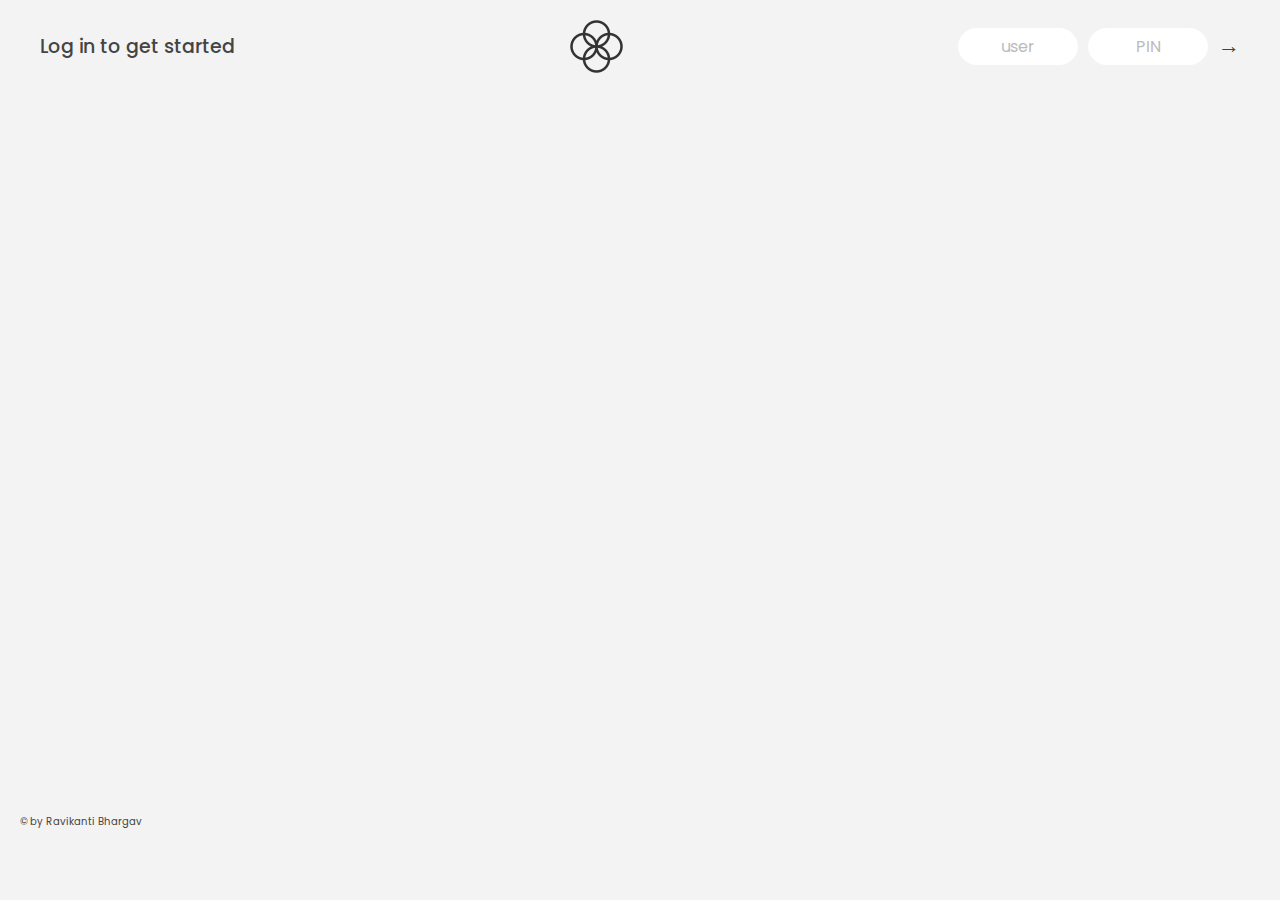
<file: 001-TransferJet/index.html>
<!DOCTYPE html>
<html lang="en">
  <head>
    <meta charset="UTF-8" />
    <meta name="viewport" content="width=device-width, initial-scale=1.0" />
    <meta http-equiv="X-UA-Compatible" content="ie=edge" />
    <link rel="shortcut icon" type="image/png" href="/icon.png" />

    <link
      href="https://fonts.googleapis.com/css?family=Poppins:400,500,600&display=swap"
      rel="stylesheet"
    />

    <link rel="stylesheet" href="style.css" />
    <title>TransferJet</title>
  </head>
  <body>
    <!-- TOP NAVIGATION -->
    <nav>
      <p class="welcome">Log in to get started</p>
      <img src="logo.png" alt="Logo" class="logo" />
      <form class="login">
        <input
          type="text"
          placeholder="user"
          class="login__input login__input--user"
        />
        <!-- In practice, use type="password" -->
        <input
          type="text"
          placeholder="PIN"
          maxlength="4"
          class="login__input login__input--pin"
        />
        <button class="login__btn">&rarr;</button>
      </form>
    </nav>

    <main class="app">
      <!-- BALANCE -->
      <div class="balance">
        <div>
          <p class="balance__label">Current balance</p>
          <p class="balance__date">
            As of <span class="date">05/03/2037</span>
          </p>
        </div>
        <p class="balance__value">0000€</p>
      </div>

      <!-- MOVEMENTS -->
      <div class="movements">
        <div class="movements__row">
          <div class="movements__type movements__type--deposit">2 deposit</div>
          <div class="movements__date">3 days ago</div>
          <div class="movements__value">4 000€</div>
        </div>
        <div class="movements__row">
          <div class="movements__type movements__type--withdrawal">
            1 withdrawal
          </div>
          <div class="movements__date">24/01/2037</div>
          <div class="movements__value">-378€</div>
        </div>
      </div>

      <!-- SUMMARY -->
      <div class="summary">
        <p class="summary__label">In</p>
        <p class="summary__value summary__value--in">0000€</p>
        <p class="summary__label">Out</p>
        <p class="summary__value summary__value--out">0000€</p>
        <p class="summary__label">Interest</p>
        <p class="summary__value summary__value--interest">0000€</p>
        <button class="btn--sort">&downarrow; SORT</button>
      </div>

      <!-- OPERATION: TRANSFERS -->
      <div class="operation operation--transfer">
        <h2>Transfer money</h2>
        <form class="form form--transfer">
          <input type="text" class="form__input form__input--to" />
          <input type="number" class="form__input form__input--amount" />
          <button class="form__btn form__btn--transfer">&rarr;</button>
          <label class="form__label">Transfer to</label>
          <label class="form__label">Amount</label>
        </form>
      </div>

      <!-- OPERATION: LOAN -->
      <div class="operation operation--loan">
        <h2>Request loan</h2>
        <form class="form form--loan">
          <input type="number" class="form__input form__input--loan-amount" />
          <button class="form__btn form__btn--loan">&rarr;</button>
          <label class="form__label form__label--loan">Amount</label>
        </form>
      </div>

      <!-- OPERATION: CLOSE -->
      <div class="operation operation--close">
        <h2>Close account</h2>
        <form class="form form--close">
          <input type="text" class="form__input form__input--user" />
          <input
            type="password"
            maxlength="6"
            class="form__input form__input--pin"
          />
          <button class="form__btn form__btn--close">&rarr;</button>
          <label class="form__label">Confirm user</label>
          <label class="form__label">Confirm PIN</label>
        </form>
      </div>

      <!-- LOGOUT TIMER -->
      <p class="logout-timer">
        You will be logged out in <span class="timer">05:00</span>
      </p>
    </main>

    <footer>&copy; by Ravikanti Bhargav</footer>

    <script src="script.js"></script>
  </body>
</html>
</file>
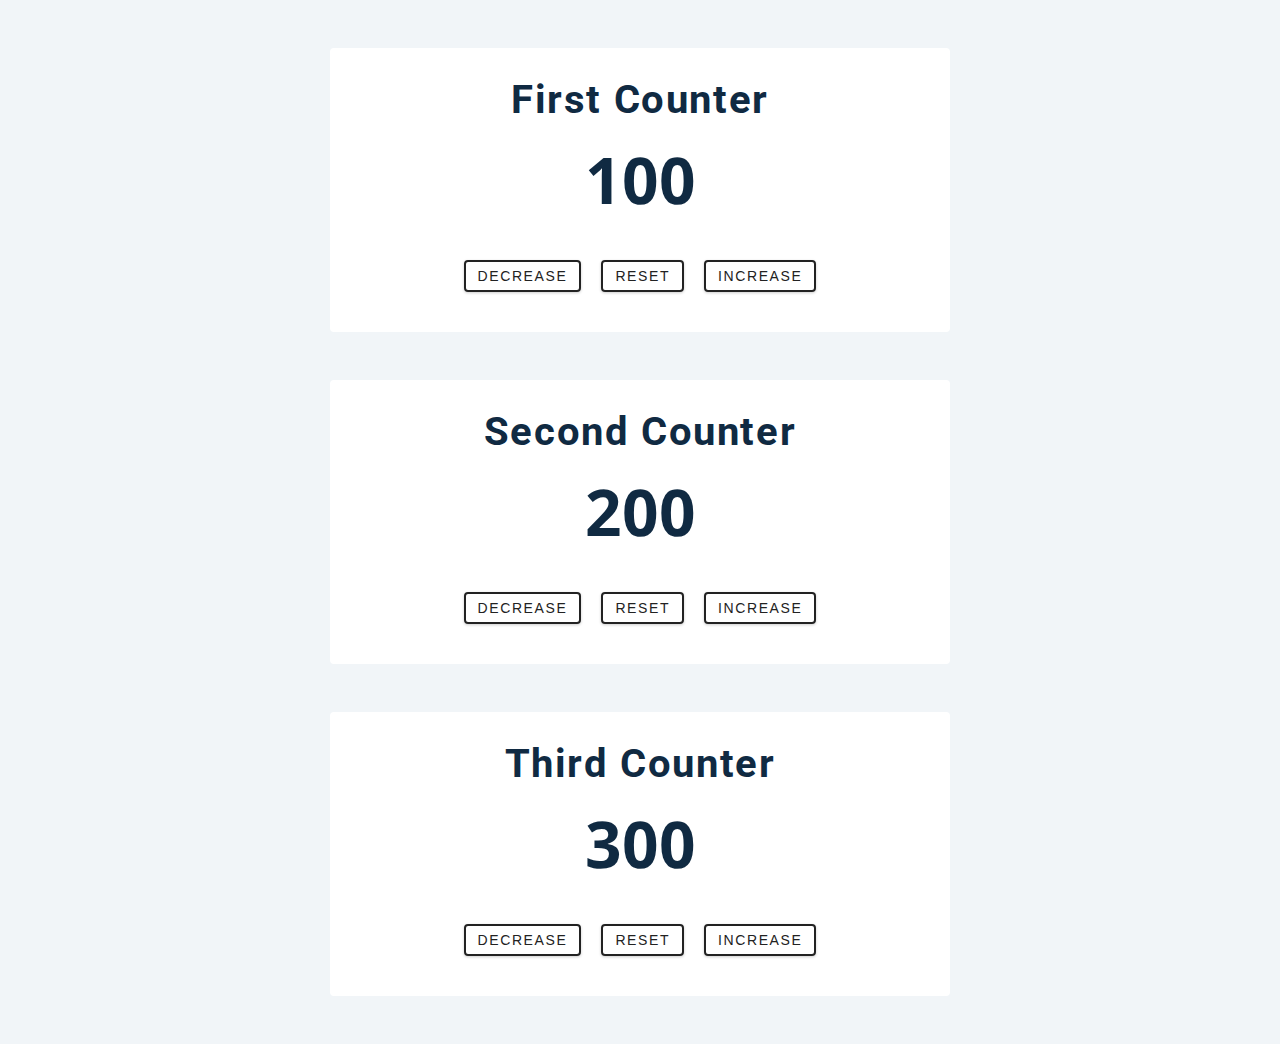
<file: 002-Counter App/index.html>
<!DOCTYPE html>
<html lang="en">
  <head>
    <meta charset="UTF-8" />
    <meta name="viewport" content="width=device-width, initial-scale=1.0" />
    <title>Counter App</title>
    <link rel="stylesheet" href="styles.css" />
  </head>
  <body>
    <!-- first counter -->
    <div class="container first-counter">
      <h2>first counter</h2>
      <span class="value">0</span>
      <div class="button-container">
        <button class="btn decrease">decrease</button>
        <button class="btn reset">reset</button>
        <button class="btn increase">increase</button>
      </div>
    </div>
    <!-- end first counter -->
    <!-- second counter -->
    <div class="container second-counter">
      <h2>second counter</h2>
      <span class="value">0</span>
      <div class="button-container">
        <button class="btn decrease">decrease</button>
        <button class="btn reset">reset</button>
        <button class="btn increase">increase</button>
      </div>
    </div>
    <!-- end second counter -->
    <!-- third counter -->
    <div class="container third-counter">
      <h2>third counter</h2>
      <span class="value">0</span>
      <div class="button-container">
        <button class="btn decrease">decrease</button>
        <button class="btn reset">reset</button>
        <button class="btn increase">increase</button>
      </div>
    </div>
    <!-- end third counter -->
    <script src="app.js"></script>
  </body>
</html>
</file>
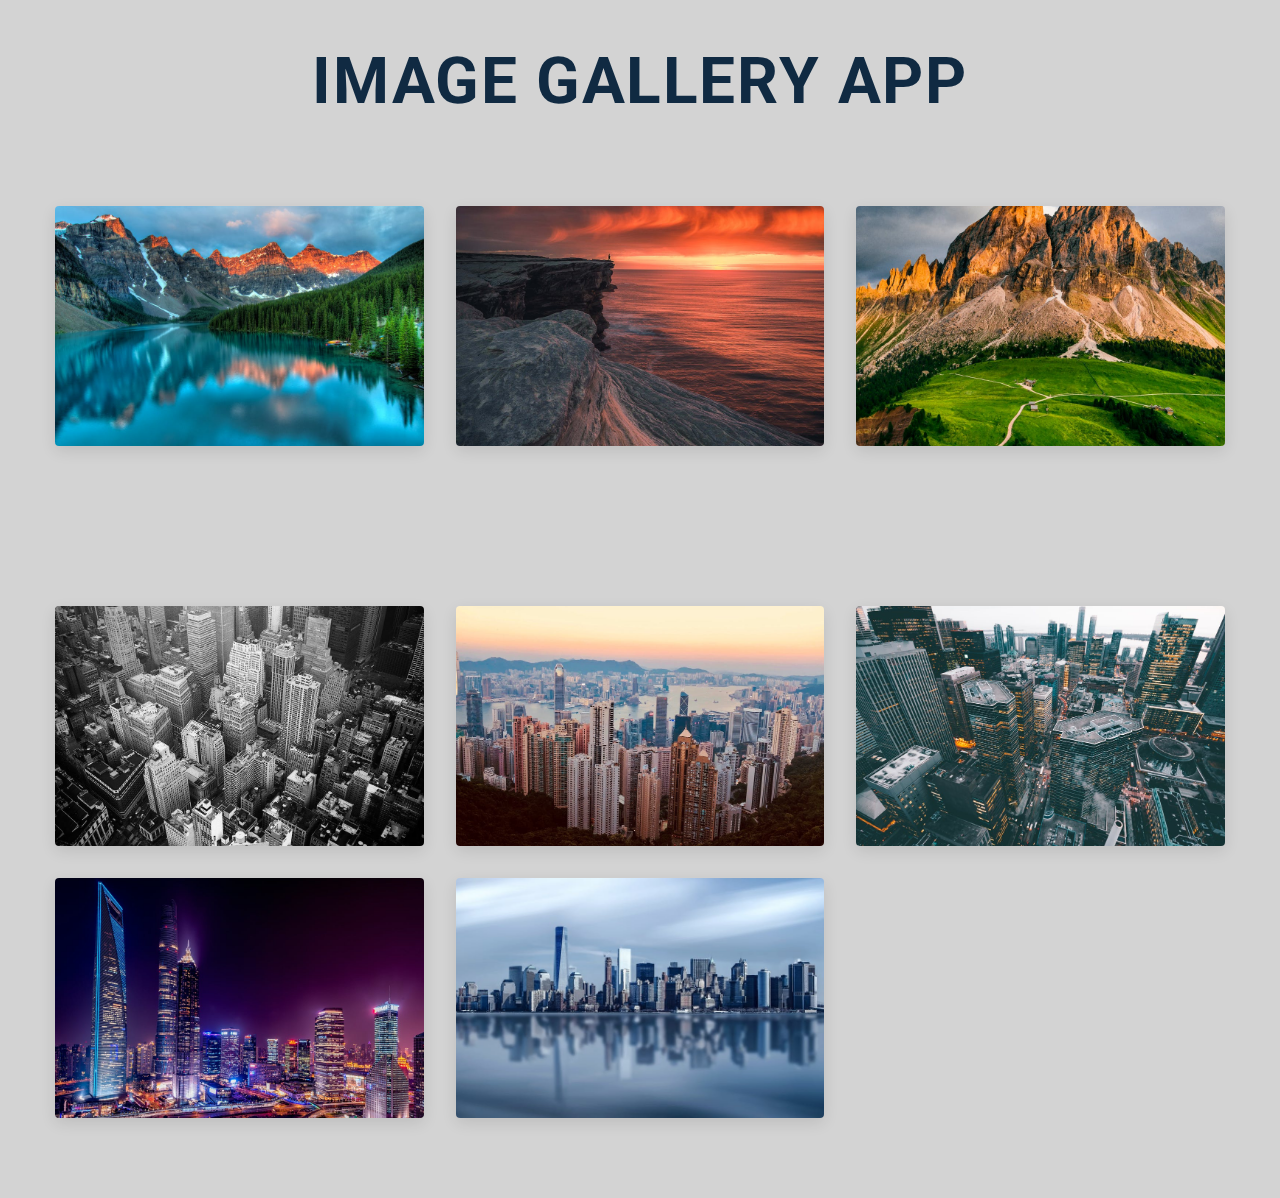
<file: 003-Image Gallery App/index.html>
<!DOCTYPE html>
<html lang="en">
  <head>
    <meta charset="UTF-8" />
    <meta name="viewport" content="width=device-width, initial-scale=1.0" />
    <title>Image Gallery App</title>
    <!-- font-awesome -->
    <link
      rel="stylesheet"
      href="https://cdnjs.cloudflare.com/ajax/libs/font-awesome/5.14.0/css/all.min.css"
    />
    <!-- styles -->
    <!-- <link rel="stylesheet" href="styles.css" /> -->
    <link rel="stylesheet" href="styles.css" />
  </head>
  <body>
    <div class="h1-center">
      <h1>IMAGE GALLERY APP</h1>
    </div>
    <!-- nature -->
    <section class="section nature">
      <img
        src="./images/nature-1.jpeg"
        title="nature-1"
        class="img"
        data-id="1"
        alt="nature-1"
      />
      <img
        src="./images/nature-2.jpeg"
        title="nature-2"
        class="img"
        data-id="2"
        alt="nature-2"
      />
      <img
        src="./images/nature-3.jpeg"
        title="nature-3"
        class="img"
        data-id="3"
        alt="nature-3"
      />
    </section>
    <!-- end nature -->
    <!-- city -->
    <section class="section city">
      <img
        src="./images/city-1.jpeg"
        title="city-1"
        data-id="1"
        class="img"
        alt="city-1"
      />
      <img
        src="./images/city-2.jpeg"
        title="city-2"
        data-id="2"
        class="img"
        alt="city-2"
      />
      <img
        src="./images/city-3.jpeg"
        title="city-3"
        data-id="3"
        class="img"
        alt="city-3"
      />
      <img
        src="./images/city-4.jpeg"
        title="city-4"
        data-id="4"
        class="img"
        alt="city-4"
      />
      <img
        src="./images/city-5.jpeg"
        title="city-5"
        data-id="5"
        class="img"
        alt="city-5"
      />
    </section>
    <!-- end city -->

    <!-- modal -->
    <div class="modal">
      <button class="close-btn">
        <i class="fas fa-times"></i>
      </button>
      <div class="modal-content">
        <!-- prev next buttons -->
        <button class="prev-btn">
          <i class="fas fa-chevron-left"></i>
        </button>
        <button class="next-btn">
          <i class="fas fa-chevron-right"></i>
        </button>
        <!-- content -->
        <img src="./images/city-1.jpeg" class="main-img" alt="" />
        <h3 class="image-name">image name</h3>
        <div class="modal-images">
          <img
            src="./images/city-1.jpeg"
            title="city-1"
            id="1"
            class="modal-img"
            alt=""
          />
          <img
            src="./images/city-2.jpeg"
            title="city-2"
            id="2"
            class="modal-img selected"
            alt=""
          />
        </div>
      </div>
    </div>
    <!-- end modal -->
    <script src="app.js"></script>
  </body>
</html>
</file>
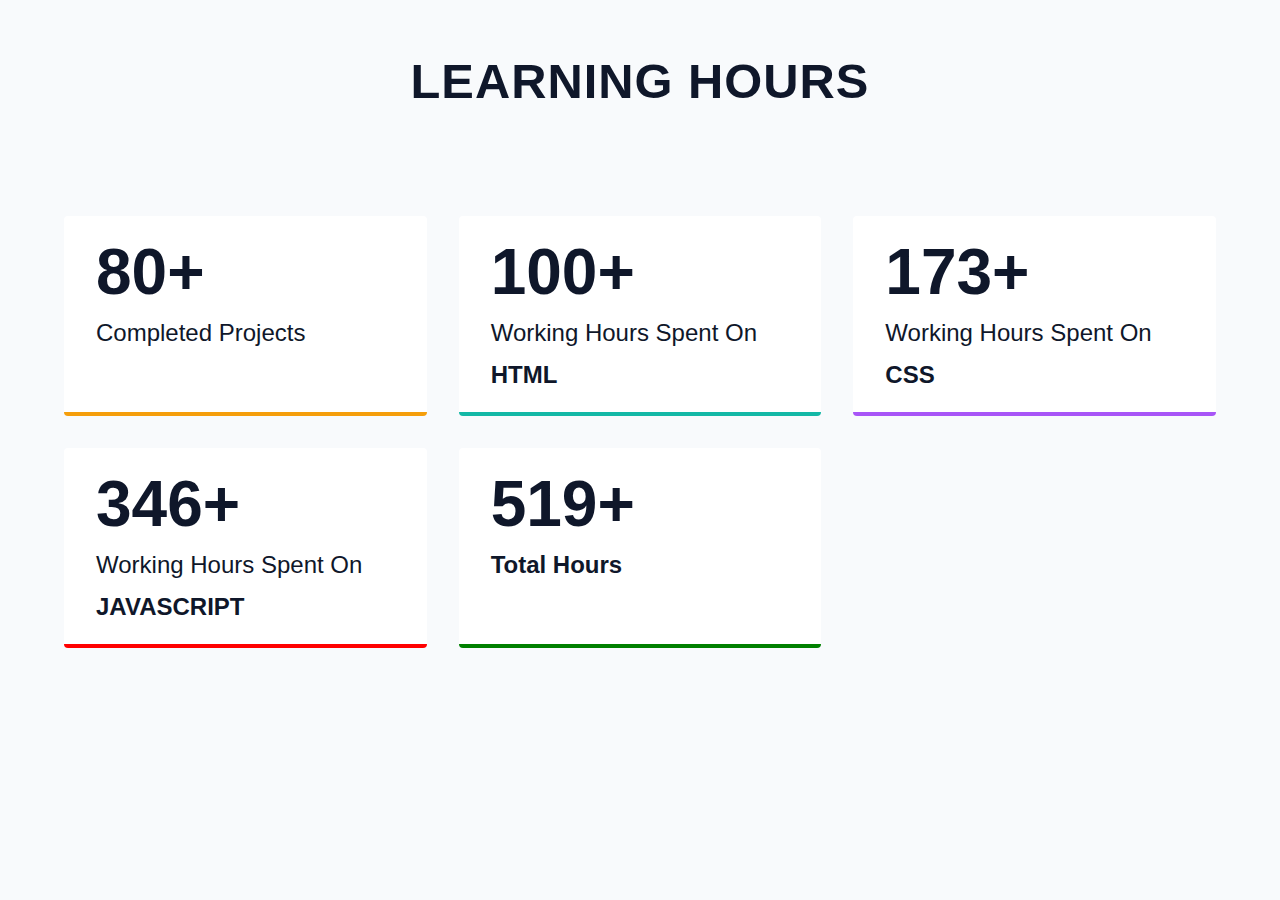
<file: 004-Learning Hours/index.html>
<!DOCTYPE html>
<html lang="en">
  <head>
    <meta charset="UTF-8" />
    <meta http-equiv="X-UA-Compatible" content="IE=edge" />
    <meta name="viewport" content="width=device-width, initial-scale=1.0" />
    <title>Learning Hours</title>
    <link rel="stylesheet" href="./styles.css" />
  </head>
  <body>
    <div class="center">
      <h1><b>LEARNING HOURS</b></h1>
    </div>
    <section>
      <!-- single number -->
      <article>
        <span class="number" data-value="80">0</span>
        <p>Completed Projects</p>
      </article>
      <!-- end of single number -->
      <!-- single number -->
      <article>
        <span class="number" data-value="100">0</span>
        <p>Working Hours Spent on <b>HTML</b></p>
      </article>
      <!-- end of single number -->
      <!-- single number -->
      <article>
        <span class="number" data-value="400">0</span>
        <p>Working Hours Spent on <b>CSS</b></p>
      </article>
      <!-- end of single number -->
      <!-- single number -->
      <article>
        <span class="number" data-value="1600">0</span>
        <p>Working Hours Spent on <b>JAVASCRIPT</b></p>
      </article>
      <!-- end of single number -->
      <!-- single number -->
      <article>
        <span class="number" data-value="2100">0</span>
        <p><b>Total Hours</b></p>
      </article>
      <!-- end of single number -->
    </section>
    <script src="./app.js"></script>
  </body>
</html>
</file>
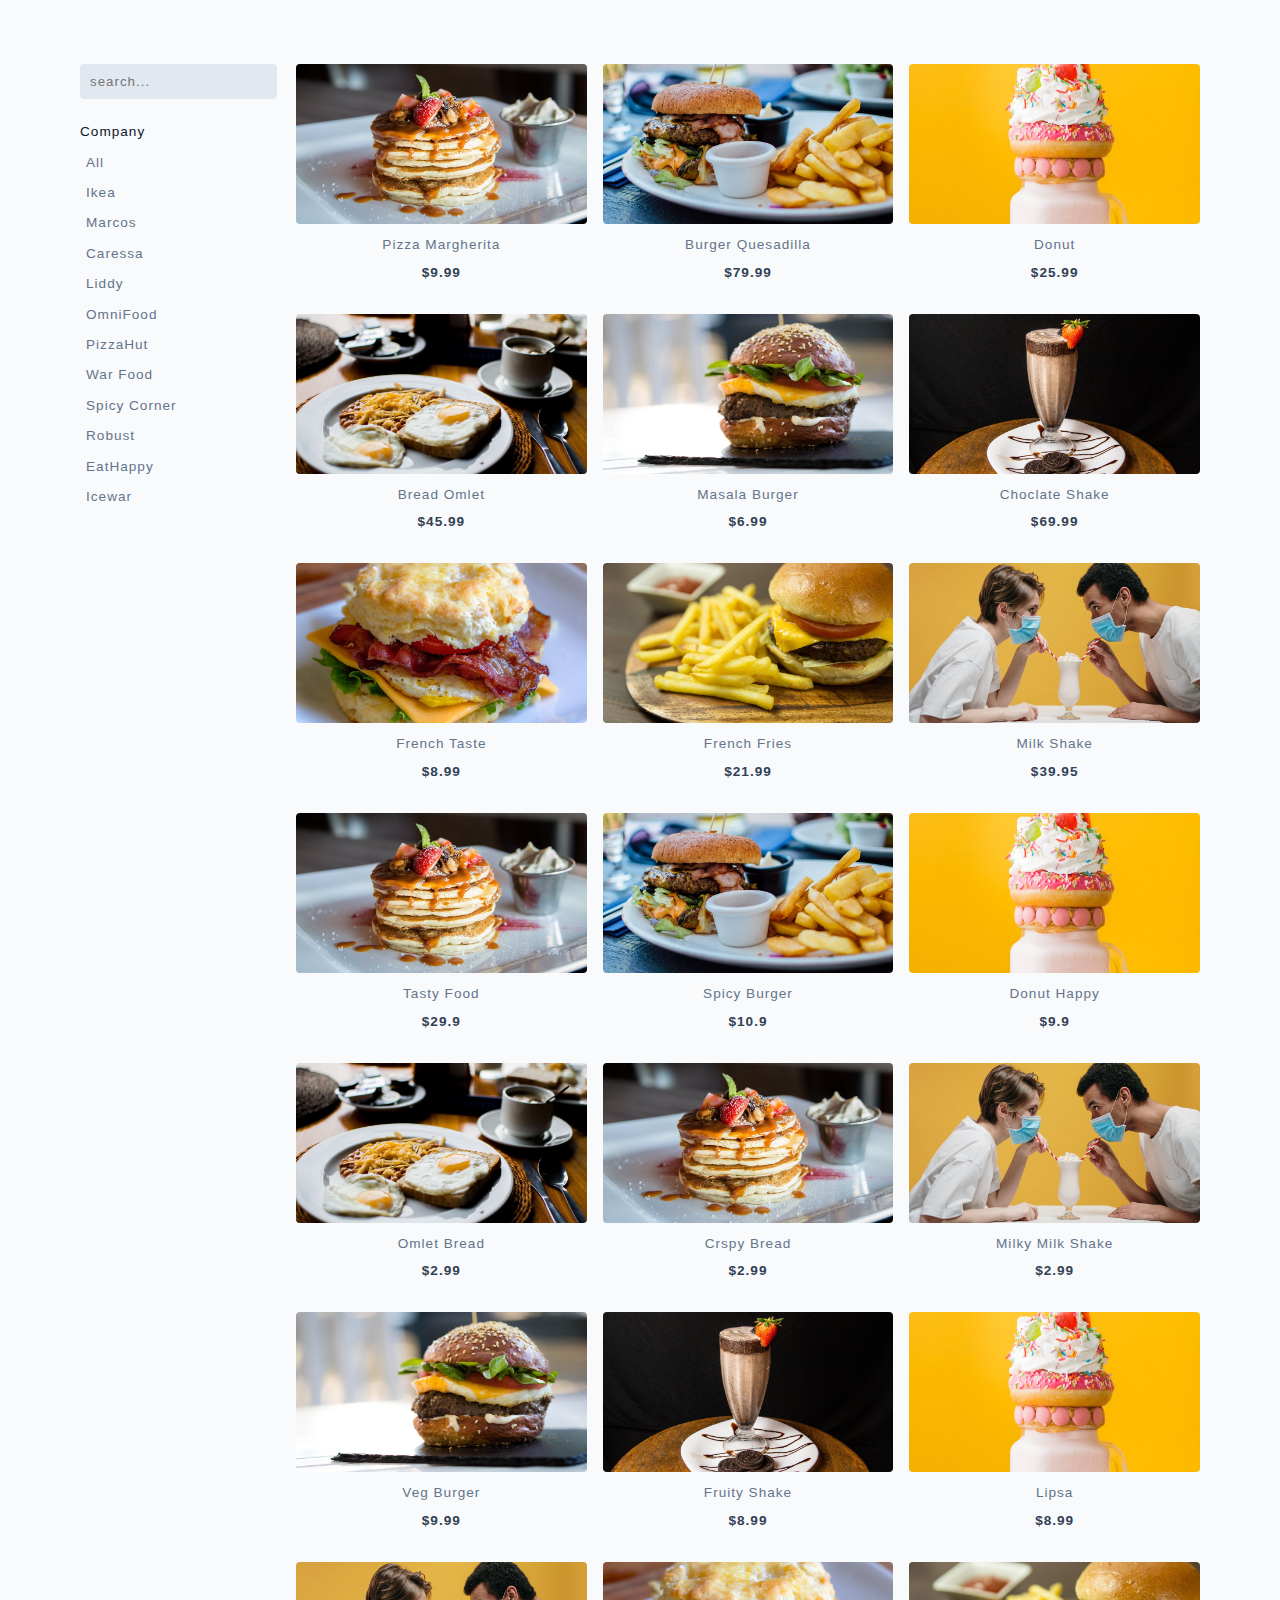
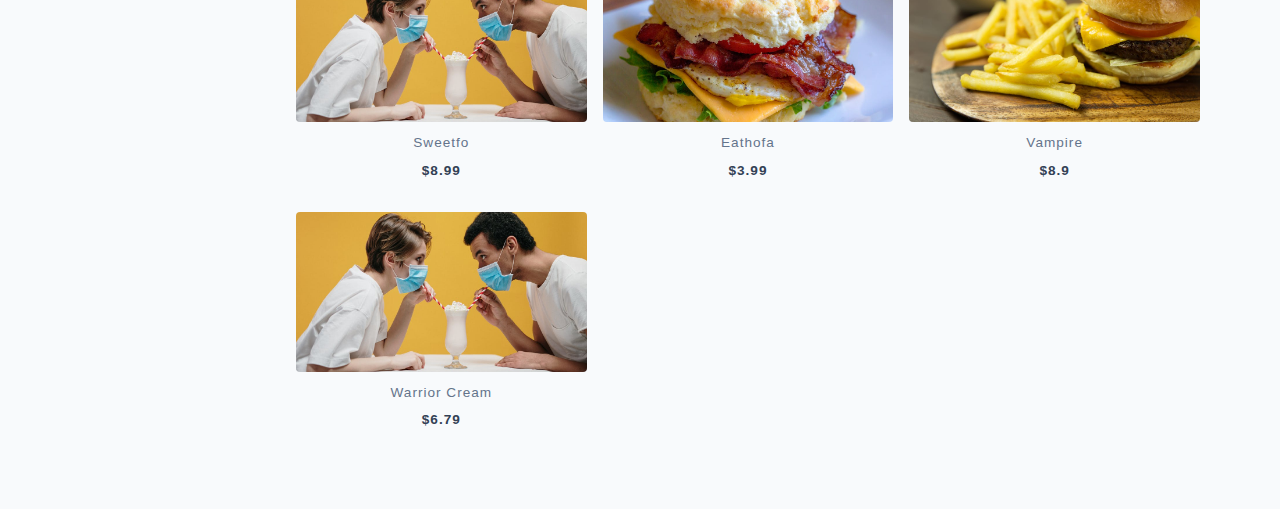
<file: 006 -Tasty Search/index.html>
<!DOCTYPE html>
<html lang="en">
  <head>
    <meta charset="UTF-8" />
    <meta http-equiv="X-UA-Compatible" content="IE=edge" />
    <meta name="viewport" content="width=device-width, initial-scale=1.0" />
    <title>Tasty Search</title>
    <link rel="stylesheet" href="./styles.css" />
  </head>
  <body>
    <!-- products -->
    <section class="products">
      <!-- filters -->
      <div class="filters-container">
        <!-- search -->
        <form class="input-form">
          <input type="text" class="search-input" placeholder="search..." />
        </form>
        <!-- categories -->
        <h5>Company</h5>
        <article class="companies">
          <button class="company-btn">all</button>
          <button class="company-btn">ikea</button>
          <button class="company-btn">marcos</button>
        </article>
      </div>
      <!-- products -->
      <div class="products-container">
        <!-- single product -->
      </div>
    </section>
    <script src="./products.js"></script>
    <script src="./app.js"></script>
  </body>
</html>
</file>
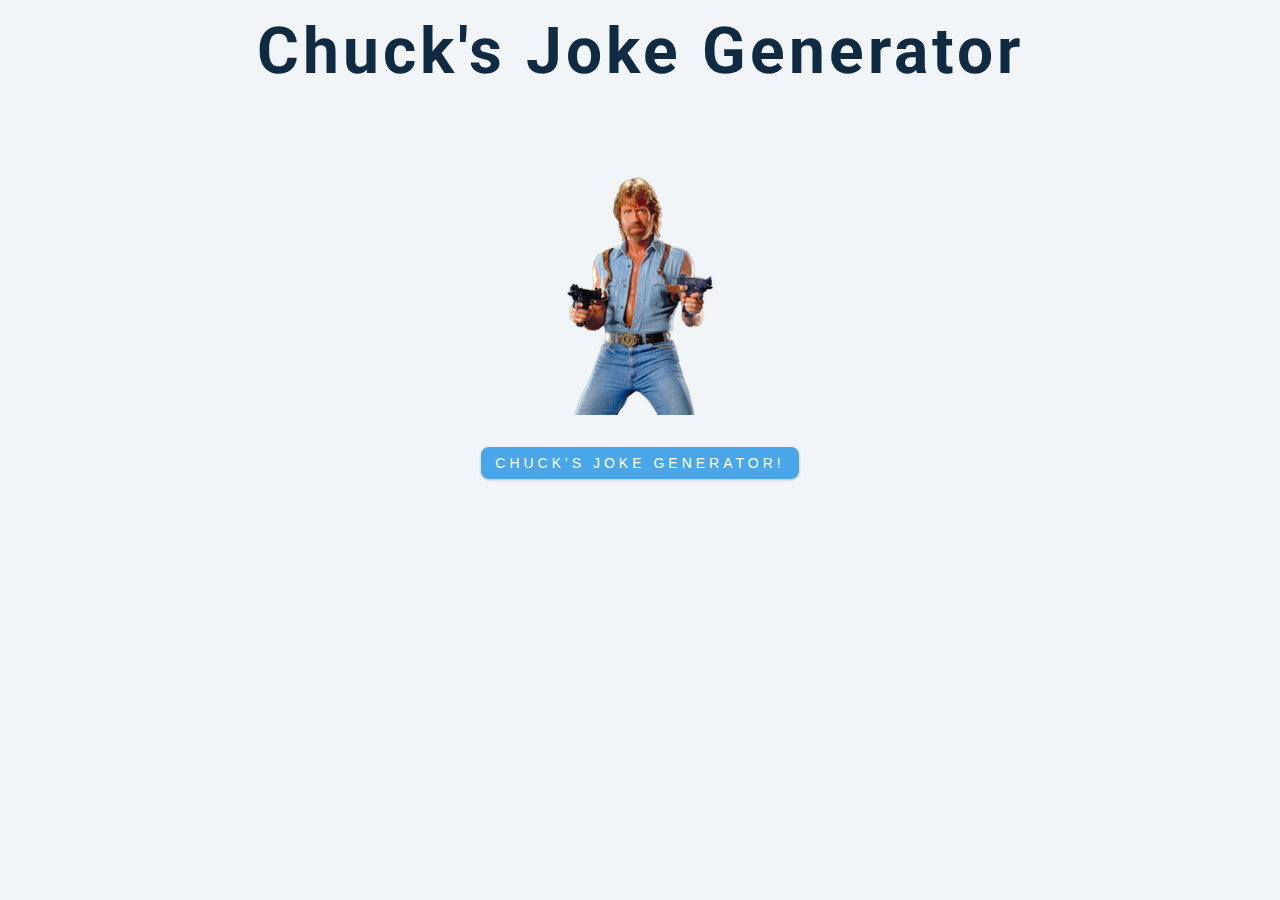
<file: 007-Chuck's Joke Generator/index.html>
<!DOCTYPE html>
<html lang="en">
  <head>
    <meta charset="UTF-8" />
    <meta name="viewport" content="width=device-width, initial-scale=1.0" />
    <title>Chuck's Joke Generator</title>
  </head>
  <link rel="stylesheet" href="./styles.css" />
  <body>
    <div class="center">
      <h1>Chuck's Joke Generator</h1>
    </div>
    <main>
      <div class="container">
        <img src="./chuck.png" alt="chuck norris" />
        <button class="btn" type="button">chuck's joke generator!</button>
        <p class="content"></p>
      </div>
    </main>
    <script src="./app.js"></script>
  </body>
</html>
</file>
<file: 001-TransferJet/style.css>
* {
  margin: 0;
  padding: 0;
  box-sizing: inherit;
}

html {
  font-size: 62.5%;
  box-sizing: border-box;
}

body {
  font-family: 'Poppins', sans-serif;
  color: #444;
  background-color: #f3f3f3;
  height: 100vh;
  padding: 2rem;
}

nav {
  display: flex;
  justify-content: space-between;
  align-items: center;
  padding: 0 2rem;
}

.welcome {
  font-size: 1.9rem;
  font-weight: 500;
}

.logo {
  height: 5.25rem;
}

.login {
  display: flex;
}

.login__input {
  border: none;
  padding: 0.5rem 2rem;
  font-size: 1.6rem;
  font-family: inherit;
  text-align: center;
  width: 12rem;
  border-radius: 10rem;
  margin-right: 1rem;
  color: inherit;
  border: 1px solid #fff;
  transition: all 0.3s;
}

.login__input:focus {
  outline: none;
  border: 1px solid #ccc;
}

.login__input::placeholder {
  color: #bbb;
}

.login__btn {
  border: none;
  background: none;
  font-size: 2.2rem;
  color: inherit;
  cursor: pointer;
  transition: all 0.3s;
}

.login__btn:hover,
.login__btn:focus,
.btn--sort:hover,
.btn--sort:focus {
  outline: none;
  color: #777;
}

/* MAIN */
.app {
  position: relative;
  max-width: 100rem;
  margin: 4rem auto;
  display: grid;
  grid-template-columns: 4fr 3fr;
  grid-template-rows: auto repeat(3, 15rem) auto;
  gap: 2rem;

  /* NOTE This creates the fade in/out anumation */
  opacity: 0;
  transition: all 1s;
}

.balance {
  grid-column: 1 / span 2;
  display: flex;
  align-items: flex-end;
  justify-content: space-between;
  margin-bottom: 2rem;
}

.balance__label {
  font-size: 2.2rem;
  font-weight: 500;
  margin-bottom: -0.2rem;
}

.balance__date {
  font-size: 1.4rem;
  color: #888;
}

.balance__value {
  font-size: 4.5rem;
  font-weight: 400;
}

/* MOVEMENTS */
.movements {
  grid-row: 2 / span 3;
  background-color: #fff;
  border-radius: 1rem;
  overflow: scroll;
}

.movements__row {
  padding: 2.25rem 4rem;
  display: flex;
  align-items: center;
  border-bottom: 1px solid #eee;
}

.movements__type {
  font-size: 1.1rem;
  text-transform: uppercase;
  font-weight: 500;
  color: #fff;
  padding: 0.1rem 1rem;
  border-radius: 10rem;
  margin-right: 2rem;
}

.movements__date {
  font-size: 1.1rem;
  text-transform: uppercase;
  font-weight: 500;
  color: #666;
}

.movements__type--deposit {
  background-image: linear-gradient(to top left, #39b385, #9be15d);
}

.movements__type--withdrawal {
  background-image: linear-gradient(to top left, #e52a5a, #ff585f);
}

.movements__value {
  font-size: 1.7rem;
  margin-left: auto;
}

/* SUMMARY */
.summary {
  grid-row: 5 / 6;
  display: flex;
  align-items: baseline;
  padding: 0 0.3rem;
  margin-top: 1rem;
}

.summary__label {
  font-size: 1.2rem;
  font-weight: 500;
  text-transform: uppercase;
  margin-right: 0.8rem;
}

.summary__value {
  font-size: 2.2rem;
  margin-right: 2.5rem;
}

.summary__value--in,
.summary__value--interest {
  color: #66c873;
}

.summary__value--out {
  color: #f5465d;
}

.btn--sort {
  margin-left: auto;
  border: none;
  background: none;
  font-size: 1.3rem;
  font-weight: 500;
  cursor: pointer;
}

/* OPERATIONS */
.operation {
  border-radius: 1rem;
  padding: 3rem 4rem;
  color: #333;
}

.operation--transfer {
  background-image: linear-gradient(to top left, #ffb003, #ffcb03);
}

.operation--loan {
  background-image: linear-gradient(to top left, #39b385, #9be15d);
}

.operation--close {
  background-image: linear-gradient(to top left, #e52a5a, #ff585f);
}

h2 {
  margin-bottom: 1.5rem;
  font-size: 1.7rem;
  font-weight: 600;
  color: #333;
}

.form {
  display: grid;
  grid-template-columns: 2.5fr 2.5fr 1fr;
  grid-template-rows: auto auto;
  gap: 0.4rem 1rem;
}

/* Exceptions for interst */
.form.form--loan {
  grid-template-columns: 2.5fr 1fr 2.5fr;
}
.form__label--loan {
  grid-row: 2;
}
/* End exceptions */

.form__input {
  width: 100%;
  border: none;
  background-color: rgba(255, 255, 255, 0.4);
  font-family: inherit;
  font-size: 1.5rem;
  text-align: center;
  color: #333;
  padding: 0.3rem 1rem;
  border-radius: 0.7rem;
  transition: all 0.3s;
}

.form__input:focus {
  outline: none;
  background-color: rgba(255, 255, 255, 0.6);
}

.form__label {
  font-size: 1.3rem;
  text-align: center;
}

.form__btn {
  border: none;
  border-radius: 0.7rem;
  font-size: 1.8rem;
  background-color: #fff;
  cursor: pointer;
  transition: all 0.3s;
}

.form__btn:focus {
  outline: none;
  background-color: rgba(255, 255, 255, 0.8);
}

.logout-timer {
  padding: 0 0.3rem;
  margin-top: 1.9rem;
  text-align: right;
  font-size: 1.25rem;
}

.timer {
  font-weight: 600;
}
</file>
<file: 002-Counter App/styles.css>
/*
=============== 
Fonts
===============
*/
@import url("https://fonts.googleapis.com/css?family=Open+Sans|Roboto:400,700&display=swap");

/*
=============== 
Variables
===============
*/

:root {
  /* dark shades of primary color*/
  --clr-primary-1: hsl(205, 86%, 17%);
  --clr-primary-2: hsl(205, 77%, 27%);
  --clr-primary-3: hsl(205, 72%, 37%);
  --clr-primary-4: hsl(205, 63%, 48%);
  /* primary/main color */
  --clr-primary-5: hsl(205, 78%, 60%);
  /* lighter shades of primary color */
  --clr-primary-6: hsl(205, 89%, 70%);
  --clr-primary-7: hsl(205, 90%, 76%);
  --clr-primary-8: hsl(205, 86%, 81%);
  --clr-primary-9: hsl(205, 90%, 88%);
  --clr-primary-10: hsl(205, 100%, 96%);
  /* darkest grey - used for headings */
  --clr-grey-1: hsl(209, 61%, 16%);
  --clr-grey-2: hsl(211, 39%, 23%);
  --clr-grey-3: hsl(209, 34%, 30%);
  --clr-grey-4: hsl(209, 28%, 39%);
  /* grey used for paragraphs */
  --clr-grey-5: hsl(210, 22%, 49%);
  --clr-grey-6: hsl(209, 23%, 60%);
  --clr-grey-7: hsl(211, 27%, 70%);
  --clr-grey-8: hsl(210, 31%, 80%);
  --clr-grey-9: hsl(212, 33%, 89%);
  --clr-grey-10: hsl(210, 36%, 96%);
  --clr-white: #fff;
  --clr-red-dark: hsl(360, 67%, 44%);
  --clr-red-light: hsl(360, 71%, 66%);
  --clr-green-dark: hsl(125, 67%, 44%);
  --clr-green-light: hsl(125, 71%, 66%);
  --clr-black: #222;
  --ff-primary: "Roboto", sans-serif;
  --ff-secondary: "Open Sans", sans-serif;
  --transition: all 0.3s linear;
  --spacing: 0.1rem;
  --radius: 0.25rem;
  --light-shadow: 0 5px 15px rgba(0, 0, 0, 0.1);
  --dark-shadow: 0 5px 15px rgba(0, 0, 0, 0.2);
  --max-width: 1170px;
  --fixed-width: 620px;
}
/*
=============== 
Global Styles
===============
*/

*,
::after,
::before {
  margin: 0;
  padding: 0;
  box-sizing: border-box;
}
body {
  font-family: var(--ff-secondary);
  background: var(--clr-grey-10);
  color: var(--clr-grey-1);
  line-height: 1.5;
  font-size: 0.875rem;
}
ul {
  list-style-type: none;
}
a {
  text-decoration: none;
}
h1,
h2,
h3,
h4 {
  letter-spacing: var(--spacing);
  text-transform: capitalize;
  line-height: 1.25;
  margin-bottom: 0.75rem;
  font-family: var(--ff-primary);
}
h1 {
  font-size: 3rem;
}
h2 {
  font-size: 2rem;
}
h3 {
  font-size: 1.25rem;
}
h4 {
  font-size: 0.875rem;
}
p {
  margin-bottom: 1.25rem;
  color: var(--clr-grey-5);
}
@media screen and (min-width: 800px) {
  h1 {
    font-size: 4rem;
  }
  h2 {
    font-size: 2.5rem;
  }
  h3 {
    font-size: 1.75rem;
  }
  h4 {
    font-size: 1rem;
  }
  body {
    font-size: 1rem;
  }
  h1,
  h2,
  h3,
  h4 {
    line-height: 1;
  }
}
/*  global classes */

/* section */
.section {
  padding: 5rem 0;
}

.section-center {
  width: 90vw;
  margin: 0 auto;
  max-width: 1170px;
}
@media screen and (min-width: 992px) {
  .section-center {
    width: 95vw;
  }
}
main {
  min-height: 100vh;
  display: grid;
  place-items: center;
}

/*
=============== 
Counter
===============
*/

.container {
  text-align: center;
  margin: 3rem auto;
  background: var(--clr-white);
  border-radius: var(--radius);
  width: 90vw;
  max-width: var(--fixed-width);
  padding: 2rem;
}
.value {
  font-size: 4rem;
  font-weight: bold;
  margin-bottom: 1.5rem;
  display: inline-block;
}
.btn {
  text-transform: uppercase;
  background: transparent;
  color: var(--clr-black);
  padding: 0.375rem 0.75rem;
  letter-spacing: var(--spacing);
  display: inline-block;
  transition: var(--transition);
  font-size: 0.875rem;
  border: 2px solid var(--clr-black);
  cursor: pointer;
  box-shadow: 0 1px 3px rgba(0, 0, 0, 0.2);
  border-radius: var(--radius);
  margin: 0.5rem;
}
.btn:hover {
  color: var(--clr-white);
  background: var(--clr-black);
}

/* my experiment */
.decrease:hover {
  background: red;
}
.increase:hover {
  background: green;
}
</file>
<file: 003-Image Gallery App/styles.css>
/*
=============== 
Fonts
===============
*/
@import url("https://fonts.googleapis.com/css?family=Open+Sans|Roboto:400,700&display=swap");

/*
=============== 
Variables
===============
*/
/* i added .h1-center */
.h1-center {
  margin-top: 50px;
  display: flex;
  justify-content: center;
}

:root {
  /* dark shades of primary color*/
  --clr-primary-1: hsl(205, 86%, 17%);
  --clr-primary-2: hsl(205, 77%, 27%);
  --clr-primary-3: hsl(205, 72%, 37%);
  --clr-primary-4: hsl(205, 63%, 48%);
  /* primary/main color */
  --clr-primary-5: hsl(205, 78%, 60%);
  /* lighter shades of primary color */
  --clr-primary-6: hsl(205, 89%, 70%);
  --clr-primary-7: hsl(205, 90%, 76%);
  --clr-primary-8: hsl(205, 86%, 81%);
  --clr-primary-9: hsl(205, 90%, 88%);
  --clr-primary-10: hsl(205, 100%, 96%);
  /* darkest grey - used for headings */
  --clr-grey-1: hsl(209, 61%, 16%);
  --clr-grey-2: hsl(211, 39%, 23%);
  --clr-grey-3: hsl(209, 34%, 30%);
  --clr-grey-4: hsl(209, 28%, 39%);
  /* grey used for paragraphs */
  --clr-grey-5: hsl(210, 22%, 49%);
  --clr-grey-6: hsl(209, 23%, 60%);
  --clr-grey-7: hsl(211, 27%, 70%);
  --clr-grey-8: hsl(210, 31%, 80%);
  --clr-grey-9: hsl(212, 33%, 89%);
  --clr-grey-10: hsl(210, 36%, 96%);
  --clr-white: #fff;
  --clr-red-dark: hsl(360, 67%, 44%);
  --clr-red-light: hsl(360, 71%, 66%);
  --clr-green-dark: hsl(125, 67%, 44%);
  --clr-green-light: hsl(125, 71%, 66%);
  --clr-black: #222;
  --ff-primary: "Roboto", sans-serif;
  --ff-secondary: "Open Sans", sans-serif;
  --transition: all 0.3s linear;
  --spacing: 0.1rem;
  --radius: 0.25rem;
  --light-shadow: 0 5px 15px rgba(0, 0, 0, 0.1);
  --dark-shadow: 0 5px 15px rgba(0, 0, 0, 0.4);
  --max-width: 1170px;
  --fixed-width: 620px;
}
/*
=============== 
Global Styles
===============
*/

*,
::after,
::before {
  margin: 0;
  padding: 0;
  box-sizing: border-box;
}
body {
  font-family: var(--ff-secondary);
  /* background: var(--clr-white); */
  background: lightgray; /* i added this*/
  color: var(--clr-grey-1);
  line-height: 1.5;
  font-size: 0.875rem;
}
ul {
  list-style-type: none;
}
a {
  text-decoration: none;
}
h1,
h2,
h3,
h4 {
  letter-spacing: var(--spacing);
  text-transform: capitalize;
  line-height: 1.25;
  margin-bottom: 0.75rem;
  font-family: var(--ff-primary);
}
h1 {
  font-size: 3rem;
}
h2 {
  font-size: 2rem;
}
h3 {
  font-size: 1.25rem;
}
h4 {
  font-size: 0.875rem;
}
p {
  margin-bottom: 1.25rem;
  color: var(--clr-grey-5);
}
@media screen and (min-width: 800px) {
  h1 {
    font-size: 4rem;
  }
  h2 {
    font-size: 2.5rem;
  }
  h3 {
    font-size: 1.75rem;
  }
  h4 {
    font-size: 1rem;
  }
  body {
    font-size: 1rem;
  }
  h1,
  h2,
  h3,
  h4 {
    line-height: 1;
  }
}
/*  global classes */

/* section */
.section {
  padding: 5rem 0;
  width: 90vw;
  margin: 0 auto;
  max-width: 1170px;
  display: grid;
  gap: 2rem;
}
@media screen and (min-width: 768px) {
  .section {
    display: grid;
    grid-template-columns: 1fr 1fr;
  }
}
@media screen and (min-width: 992px) {
  .section {
    grid-template-columns: 1fr 1fr 1fr;
    width: 95vw;
  }
  .prev-btn {
    left: -4.5rem;
  }
  .next-btn {
    right: -4.5rem;
  }
}
.img {
  width: 100%;
  height: 100%;
  object-fit: cover;
  border-radius: var(--radius);
  cursor: pointer;
  transition: var(--transition);
  box-shadow: var(--light-shadow);
  height: 15rem;
}
.img:hover {
  box-shadow: var(--dark-shadow);
}

/*
=============== 
Modal
===============
*/

.modal {
  position: fixed;
  z-index: -1;
  left: 0;
  top: 0;
  width: 100%;
  height: 100%;
  background: rgb(0, 0, 0);
  transition: var(--transition);
  opacity: 0;
  min-height: 100vh;
  overflow: scroll;
}
.modal.open {
  opacity: 1;
  z-index: 999;
}
.close-btn {
  position: absolute;
  top: 1rem;
  right: 1rem;
  font-size: 3rem;
  color: var(--clr-white);
  background: transparent;
  border-color: transparent;
  cursor: pointer;
}
.next-btn,
.prev-btn {
  position: absolute;
  top: 10rem;
  transform: translateY(-50%);
  background: transparent;
  font-size: 2rem;
  color: var(--clr-white);
  border-color: transparent;
  cursor: pointer;
}
.prev-btn {
  left: -2.5rem;
}
.next-btn {
  right: -2.5rem;
}
@media screen and (min-width: 768px) {
  .prev-btn {
    left: -4rem;
  }
  .next-btn {
    right: -4rem;
  }
}

.modal-content {
  width: 80%;
  max-width: var(--max-width);
  margin: 0 auto;
  margin-top: 10rem;
  position: relative;
}
.main-img {
  width: 100%;
  height: 20rem;
  object-fit: cover;
  border-radius: var(--radius);
}
.image-name {
  text-align: center;
  margin: 1rem 0 3rem;
  color: var(--clr-white);
}
.modal-images {
  display: grid;
  grid-template-columns: repeat(5, 1fr);
}
.modal-img {
  width: 100%;
  height: 5rem;
  object-fit: cover;
  opacity: 0.5;
  transition: var(--transition);
  cursor: pointer;
}
.modal-img:hover {
  opacity: 1;
}
.modal-img.selected {
  opacity: 1;
}
</file>
<file: 004-Learning Hours/styles.css>
*,
::after,
::before {
  box-sizing: border-box;
}

:root {
  --primary-100: hsl(21, 94%, 87%);
  --primary-200: hsl(21, 80%, 74%);
  --primary-300: hsl(21, 65%, 59%);
  --primary-400: hsl(21, 57%, 50%);
  /* primary/main color */
  --primary-500: hsl(21, 62%, 45%);
  --primary-600: hsl(21, 77%, 34%);
  --primary-700: hsl(21, 81%, 29%);
  --primary-800: hsl(21, 84%, 25%);
  --primary-900: hsl(21, 91%, 17%);

  /* grey */
  --grey-50: #f8fafc;
  --grey-100: #f1f5f9;
  --grey-200: #e2e8f0;
  --grey-300: #cbd5e1;
  --grey-400: #94a3b8;
  --grey-500: #64748b;
  --grey-600: #475569;
  --grey-700: #334155;
  --grey-800: #1e293b;
  --grey-900: #0f172a;
  /* rest of the colors */
  --black: #222;
  --white: #fff;
  --red-light: #f8d7da;
  --red-dark: #842029;
  --green-light: #d1e7dd;
  --green-dark: #0f5132;

  --smallText: 0.7em;
  /* rest of the vars */
  --backgroundColor: var(--grey-50);
  --textColor: var(--grey-900);
  --borderRadius: 0.25rem;
  --letterSpacing: 1px;
  --transition: 0.3s ease-in-out all;
  --max-width: 1120px;
  --fixed-width: 600px;
  --fluid-width: 90vw;
  /* box shadow*/
  --shadow-1: 0 1px 3px 0 rgba(0, 0, 0, 0.1), 0 1px 2px 0 rgba(0, 0, 0, 0.06);
  --shadow-2: 0 4px 6px -1px rgba(0, 0, 0, 0.1),
    0 2px 4px -1px rgba(0, 0, 0, 0.06);
  --shadow-3: 0 10px 15px -3px rgba(0, 0, 0, 0.1),
    0 4px 6px -2px rgba(0, 0, 0, 0.05);
  --shadow-4: 0 20px 25px -5px rgba(0, 0, 0, 0.1),
    0 10px 10px -5px rgba(0, 0, 0, 0.04);
}

body {
  background: var(--backgroundColor);
  font-family: -apple-system, BlinkMacSystemFont, "Segoe UI", Roboto, Oxygen,
    Ubuntu, Cantarell, "Open Sans", "Helvetica Neue", sans-serif;
  font-weight: 400;
  line-height: 1.75;
  color: var(--textColor);
}

p {
  margin-bottom: 1.5rem;
  max-width: 40em;
}

h1,
h2,
h3,
h4,
h5 {
  margin: 0;
  margin-bottom: 1.38rem;
  font-family: var(--headingFont);
  font-weight: 400;
  line-height: 1.3;
  text-transform: capitalize;
  letter-spacing: var(--letterSpacing);
}

h1 {
  margin-top: 0;
  font-size: 3.052rem;
}

h2 {
  font-size: 2.441rem;
}

h3 {
  font-size: 1.953rem;
}

h4 {
  font-size: 1.563rem;
}

h5 {
  font-size: 1.25rem;
}

small,
.text-small {
  font-size: var(--smallText);
}

a {
  text-decoration: none;
}
ul {
  list-style-type: none;
  padding: 0;
}

.img {
  width: 100%;
  display: block;
  object-fit: cover;
}
/*
=============== 
Numbers 
===============
*/

section {
  padding: 5rem 0;
  width: 90vw;
  max-width: 1170px;
  margin: 0 auto;
  display: grid;
  gap: 2rem;
}

@media screen and (min-width: 768px) {
  section {
    grid-template-columns: 1fr 1fr;
  }
}
@media screen and (min-width: 992px) {
  section {
    grid-template-columns: 1fr 1fr 1fr;
  }
}

article {
  background: var(--white);
  padding: 1rem 2rem;
  border-radius: var(--borderRadius);
  border-bottom: 4px solid transparent;
}

article span {
  font-size: 4rem;
  font-weight: 700;
  line-height: 1.25;
}

article p {
  margin: 0;
  text-transform: capitalize;
  font-size: 1.5rem;
}

article:nth-of-type(1) {
  border-bottom-color: #f59e0b;
}
article:nth-of-type(2) {
  border-bottom-color: #14b8a6;
}
article:nth-of-type(3) {
  border-bottom-color: #a855f7;
}
article:nth-of-type(4) {
  border-bottom-color: red;
}
article:nth-of-type(5) {
  border-bottom-color: green;
}

/* i added .center */
.center {
  margin-top: 50px;
  display: flex;
  justify-content: center;
}
</file>
<file: 006 -Tasty Search/styles.css>
*,
::after,
::before {
  box-sizing: border-box;
}

:root {
  --primary-100: hsl(21, 94%, 87%);
  --primary-200: hsl(21, 80%, 74%);
  --primary-300: hsl(21, 65%, 59%);
  --primary-400: hsl(21, 57%, 50%);
  /* primary/main color */
  --primary-500: hsl(21, 62%, 45%);
  --primary-600: hsl(21, 77%, 34%);
  --primary-700: hsl(21, 81%, 29%);
  --primary-800: hsl(21, 84%, 25%);
  --primary-900: hsl(21, 91%, 17%);

  /* grey */
  --grey-50: #f8fafc;
  --grey-100: #f1f5f9;
  --grey-200: #e2e8f0;
  --grey-300: #cbd5e1;
  --grey-400: #94a3b8;
  --grey-500: #64748b;
  --grey-600: #475569;
  --grey-700: #334155;
  --grey-800: #1e293b;
  --grey-900: #0f172a;
  /* rest of the colors */
  --black: #222;
  --white: #fff;
  --red-light: #f8d7da;
  --red-dark: #842029;
  --green-light: #d1e7dd;
  --green-dark: #0f5132;

  --smallText: 0.7em;
  /* rest of the vars */
  --backgroundColor: var(--grey-50);
  --textColor: var(--grey-900);
  --borderRadius: 0.25rem;
  --letterSpacing: 1px;
  --transition: 0.3s ease-in-out all;
  --max-width: 1120px;
  --fixed-width: 600px;
  --fluid-width: 90vw;
  /* box shadow*/
  --shadow-1: 0 1px 3px 0 rgba(0, 0, 0, 0.1), 0 1px 2px 0 rgba(0, 0, 0, 0.06);
  --shadow-2: 0 4px 6px -1px rgba(0, 0, 0, 0.1),
    0 2px 4px -1px rgba(0, 0, 0, 0.06);
  --shadow-3: 0 10px 15px -3px rgba(0, 0, 0, 0.1),
    0 4px 6px -2px rgba(0, 0, 0, 0.05);
  --shadow-4: 0 20px 25px -5px rgba(0, 0, 0, 0.1),
    0 10px 10px -5px rgba(0, 0, 0, 0.04);
}

body {
  background: var(--backgroundColor);
  font-family: -apple-system, BlinkMacSystemFont, "Segoe UI", Roboto, Oxygen,
    Ubuntu, Cantarell, "Open Sans", "Helvetica Neue", sans-serif;
  font-weight: 400;
  line-height: 1.75;
  color: var(--textColor);
}

p {
  margin-bottom: 1.5rem;
  max-width: 40em;
}

h1,
h2,
h3,
h4,
h5 {
  margin: 0;
  margin-bottom: 1.38rem;
  font-family: var(--headingFont);
  font-weight: 400;
  line-height: 1.3;
  text-transform: capitalize;
  letter-spacing: var(--letterSpacing);
}

h1 {
  margin-top: 0;
  font-size: 3.052rem;
}

h2 {
  font-size: 2.441rem;
}

h3 {
  font-size: 1.953rem;
}

h4 {
  font-size: 1.563rem;
}

h5 {
  font-size: 1.25rem;
}

small,
.text-small {
  font-size: var(--smallText);
}

a {
  text-decoration: none;
}
ul {
  list-style-type: none;
  padding: 0;
}

.img {
  width: 100%;
  display: block;
  object-fit: cover;
}
/*
=============== 
Products 
===============
*/
.products {
  width: var(--fluid-width);
  display: grid;
  grid-gap: 1rem;
  margin: 4rem auto;
  max-width: var(--max-width);
}

.filters-container h5 {
  font-weight: 500;
  margin: 1.5rem 0 0.5rem;
  font-size: 0.85rem;
}

.search-input {
  padding: 0.5rem;
  background: var(--grey-200);
  border-radius: var(--borderRadius);
  border-color: transparent;
  letter-spacing: var(--letterSpacing);
}

.company-btn {
  display: block;
  margin: 0.25em 0;
  padding: 0.25rem;
  text-transform: capitalize;
  background: transparent;
  border-color: transparent;
  letter-spacing: var(--letterSpacing);
  color: var(--grey-500);
  cursor: pointer;
  transition: var(--transition);
  font-size: 0.85rem;
}
.company-btn:hover {
  color: var(--grey-700);
}
.product {
  margin-bottom: 1rem;
}
.product-img {
  border-radius: var(--borderRadius);
  height: 15rem;
}
.product footer {
  padding: 0.75rem 0;
  text-align: center;
}
.product-name {
  margin-bottom: 0.25rem;
  text-transform: capitalize;
  letter-spacing: var(--letterSpacing);
  color: var(--grey-500);
}
.product-price {
  margin-bottom: 0;
  color: var(--grey-700);
  font-weight: 700;
  font-size: 1rem;
  letter-spacing: var(--letterSpacing);
}

@media screen and (min-width: 768px) {
  .products {
    grid-template-columns: 200px 1fr;
  }
}
@media screen and (min-width: 992px) {
  .products-container {
    display: grid;
    grid-template-columns: repeat(2, 1fr);
    gap: 1rem;
  }
  .products-container .product-img {
    height: 10rem;
  }
  .products-container .product-name {
    font-size: 0.85rem;
  }
  .products-container .product-price {
    font-size: 0.85rem;
  }
  .product {
    margin-bottom: 0;
  }
}
@media screen and (min-width: 1170px) {
  .products-container {
    grid-template-columns: repeat(3, 1fr);
  }
}
</file>
<file: 007-Chuck's Joke Generator/styles.css>
/*
=============== 
Fonts
===============
*/
@import url("https://fonts.googleapis.com/css?family=Open+Sans|Roboto:400,700&display=swap");

/*
=============== 
Variables
===============
*/

:root {
  /* dark shades of primary color*/
  --clr-primary-1: hsl(205, 86%, 17%);
  --clr-primary-2: hsl(205, 77%, 27%);
  --clr-primary-3: hsl(205, 72%, 37%);
  --clr-primary-4: hsl(205, 63%, 48%);
  /* primary/main color */
  --clr-primary-5: #49a6e9;
  /* lighter shades of primary color */
  --clr-primary-6: hsl(205, 89%, 70%);
  --clr-primary-7: hsl(205, 90%, 76%);
  --clr-primary-8: hsl(205, 86%, 81%);
  --clr-primary-9: hsl(205, 90%, 88%);
  --clr-primary-10: hsl(205, 100%, 96%);
  /* darkest grey - used for headings */
  --clr-grey-1: hsl(209, 61%, 16%);
  --clr-grey-2: hsl(211, 39%, 23%);
  --clr-grey-3: hsl(209, 34%, 30%);
  --clr-grey-4: hsl(209, 28%, 39%);
  /* grey used for paragraphs */
  --clr-grey-5: hsl(210, 22%, 49%);
  --clr-grey-6: hsl(209, 23%, 60%);
  --clr-grey-7: hsl(211, 27%, 70%);
  --clr-grey-8: hsl(210, 31%, 80%);
  --clr-grey-9: hsl(212, 33%, 89%);
  --clr-grey-10: hsl(210, 36%, 96%);
  --clr-white: #fff;
  --clr-red-dark: hsl(360, 67%, 44%);
  --clr-red-light: hsl(360, 71%, 66%);
  --clr-green-dark: hsl(125, 67%, 44%);
  --clr-green-light: hsl(125, 71%, 66%);
  --clr-black: #222;
  --ff-primary: "Roboto", sans-serif;
  --ff-secondary: "Open Sans", sans-serif;
  --transition: all 0.3s linear;
  --spacing: 0.25rem;
  --radius: 0.5rem;
  --light-shadow: 0 5px 15px rgba(0, 0, 0, 0.1);
  --dark-shadow: 0 5px 15px rgba(0, 0, 0, 0.2);
  --max-width: 1170px;
  --fixed-width: 620px;
}
/*
=============== 
Global Styles
===============
*/

*,
::after,
::before {
  margin: 0;
  padding: 0;
  box-sizing: border-box;
}
body {
  font-family: var(--ff-secondary);
  background: var(--clr-grey-10);
  color: var(--clr-grey-1);
  line-height: 1.5;
  font-size: 0.875rem;
}
ul {
  list-style-type: none;
}
a {
  text-decoration: none;
}

h1,
h2,
h3,
h4 {
  letter-spacing: var(--spacing);
  text-transform: capitalize;
  line-height: 1.25;
  margin-bottom: 0.75rem;
  font-family: var(--ff-primary);
}
h1 {
  font-size: 3rem;
}
h2 {
  font-size: 2rem;
}
h3 {
  font-size: 1.25rem;
}
h4 {
  font-size: 0.875rem;
}
p {
  margin-bottom: 1.25rem;
  color: var(--clr-grey-5);
}
@media screen and (min-width: 800px) {
  h1 {
    font-size: 4rem;
  }
  h2 {
    font-size: 2.5rem;
  }
  h3 {
    font-size: 1.75rem;
  }
  h4 {
    font-size: 1rem;
  }
  body {
    font-size: 1rem;
  }
  h1,
  h2,
  h3,
  h4 {
    line-height: 1;
  }
}
/*  global classes */

.btn {
  text-transform: uppercase;
  background: var(--clr-primary-5);
  color: var(--clr-white);
  padding: 0.375rem 0.75rem;
  letter-spacing: var(--spacing);
  display: block;
  transition: var(--transition);
  font-size: 0.875rem;
  border: 2px solid var(--clr-primary-5);
  cursor: pointer;
  box-shadow: 0 1px 3px rgba(0, 0, 0, 0.2);
  border-radius: var(--radius);
}
.btn:hover {
  color: var(--clr-primary-5);
  background: var(--clr-primary-1);
  border-color: var(--clr-primary-1);
}
/* section */
.section {
  padding: 5rem 0;
}

.section-center {
  width: 90vw;
  margin: 0 auto;
  max-width: 1170px;
}
@media screen and (min-width: 992px) {
  .section-center {
    width: 95vw;
  }
}
@keyframes shake {
  0% {
    transform: translate(1px, 1px) rotate(0deg);
  }
  10% {
    transform: translate(-1px, -2px) rotate(-1deg);
  }
  20% {
    transform: translate(-3px, 0px) rotate(1deg);
  }
  30% {
    transform: translate(3px, 2px) rotate(0deg);
  }
  40% {
    transform: translate(1px, -1px) rotate(1deg);
  }
  50% {
    transform: translate(-1px, 2px) rotate(-1deg);
  }
  60% {
    transform: translate(-3px, 1px) rotate(0deg);
  }
  70% {
    transform: translate(3px, 1px) rotate(-1deg);
  }
  80% {
    transform: translate(-1px, -1px) rotate(1deg);
  }
  90% {
    transform: translate(1px, 2px) rotate(0deg);
  }
  100% {
    transform: translate(1px, -2px) rotate(-1deg);
  }
}
/*  */

.container {
  width: 90vw;
  max-width: 60em;
  margin: 0 auto;
  margin-top: 10rem;
  text-align: center;
  display: grid;
  justify-items: center;
}
img {
  display: block;
  margin-bottom: 2rem;
}
.content {
  margin-top: 2rem;
  color: var(--clr-grey-5);
  font-size: 1.5rem;
}
.shake-img {
  animation: shake 0.25s;
  animation-iteration-count: infinite;
}

/* I added */
.center {
  display: flex;
  justify-content: center;
  margin-top: 20px;
  margin-bottom: -80px;
}
</file>
